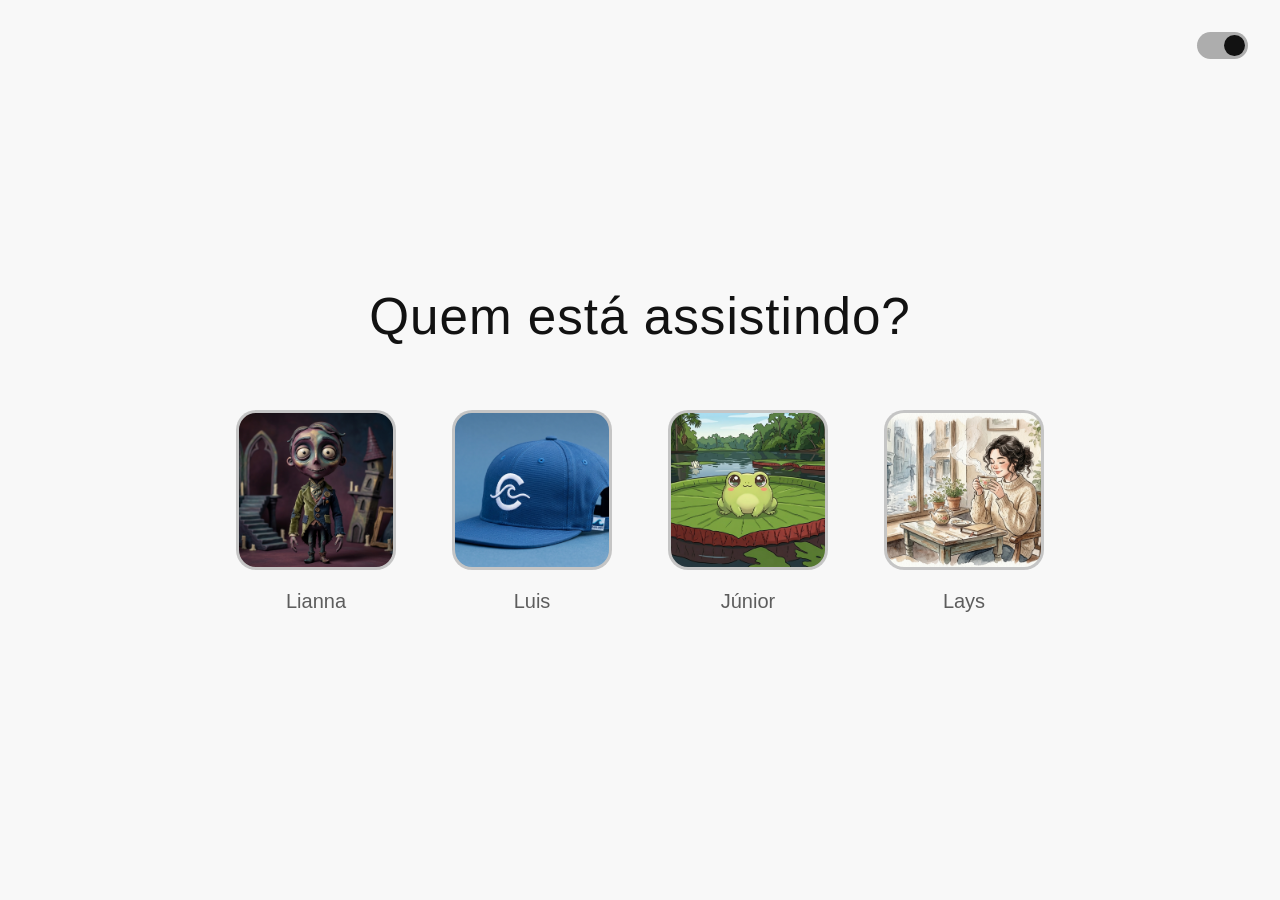
<file: index.html>
<!doctype html>
<html lang="pt-BR">
  <head>
    <meta charset="UTF-8" />
    <meta name="viewport" content="width=device-width, initial-scale=1.0" />
    <meta name="description" content="Selecione um perfil para assistir" />
    <title>Seleção de Perfil - Netflix Clone</title>
    <link rel="stylesheet" href="estilos.css" />
  </head>

  <body>
    <main>
      <header>
        <h1>Quem está assistindo?</h1>
        <div class="toggle-tema">
          <input type="checkbox" id="switch-tema" class="toggle-input" />
          <label for="switch-tema" class="toggle-label">
          </label>
        </div>
      </header>

      <nav aria-label="Seleção de perfis">
        <ul class="profiles">

          <li class="profile-item">
            <a href="catalogo/catalogo.html" class="profile-link">
              <div class="img-container">
                <img
                  src="./assets/perfil-1.png"
                  alt="Boneco gótico de barro em cenário sombrio"
                />
              </div>
              <span>Lianna</span>
            </a>
          </li>

          <li class="profile-item">
            <a href="catalogo/catalogo.html" class="profile-link">
              <div class="img-container">
                <img
                  src="./assets/perfil-2.png"
                  alt="Boné de aba reta azul com logo bordado"
                />
              </div>
              <span>Luis</span>
            </a>
          </li>

          <li class="profile-item">
            <a href="catalogo/catalogo.html" class="profile-link">
              <div class="img-container">
                <img
                  src="./assets/perfil-3.png"
                  alt="Sapinho verde sorridente com olhos grandes e brilhantes"
                />
              </div>
              <span>Júnior</span>
            </a>
          </li>

          <li class="profile-item">
            <a href="catalogo/catalogo.html" class="profile-link">
              <div class="img-container">
                <img
                  src="./assets/perfil-4.png"
                  alt="Jovem feliz tomando café"
                />
              </div>
              <span>Lays</span>
            </a>
          </li>
        </ul>
      </nav>
    </main>

    <script src="js/tema.js" defer></script>
    <script src="js/index.js" defer></script>

  </body>
</html>
</file>
<file: estilos.css>
/* --- VARIÁVEIS E TEMAS --- */
:root {
  /* Padrão Dark (Netflix Original) */
  --bg-main: #141414;
  --text-color: #808080;
  --highlight: #ffffff;
  --border-radius: 1.25rem;
  --toggle-bg: #404040;
  --shadow-color: rgba(255, 255, 255, 0.2);

  transition: background-color 0.3s ease;
}

/* Sobrescrita para Light Theme */
html.light-theme {
  --bg-main: #f8f8f8;
  --text-color: #5d5d5d;
  --highlight: #121212;
  --toggle-bg: #adadad;
  --shadow-color: rgba(0, 0, 0, 0.315);
}

/* --- RESET E BASE --- */
* {
  margin: 0;
  padding: 0;
  box-sizing: border-box;
}

body {
  background-color: var(--bg-main);
  color: var(--highlight);
  font-family: "Segoe UI", Roboto, Helvetica, Arial, sans-serif;
  min-height: 100vh;
  display: flex;
  align-items: center;
  justify-content: center;
  padding: 2rem;
  overflow-x: hidden;
  position: relative;
  /* Transição suave para o body e textos */
  transition:
    background-color 0.3s ease,
    color 0.3s ease;
}

main {
  width: 100%;
  max-width: 1400px;
  text-align: center;
}

h1 {
  font-size: clamp(1.8rem, 4vw, 3.5rem);
  font-weight: 400;
  margin-bottom: 4rem;
  letter-spacing: 1px;
  transition: color 0.3s ease;
}

/* --- TOGGLE SWITCH --- */
.toggle-tema {
  position: absolute;
  top: 2rem;
  right: 2rem;
  display: flex;
  align-items: center;
  z-index: 10;
}

.toggle-input {
  display: none;
}

.toggle-label {
  width: 3.2rem;
  height: 1.7rem;
  background: var(--toggle-bg);
  border-radius: 2rem;
  cursor: pointer;
  position: relative;
  display: block;
  transition: background 0.3s ease;
}

.toggle-label::after {
  content: "";
  position: absolute;
  width: 1.3rem;
  height: 1.3rem;
  background: var(--highlight);
  border-radius: 50%;
  top: 0.2rem;
  left: 0.2rem;
  transition:
    left 0.3s cubic-bezier(0.4, 0, 0.2, 1),
    background 0.3s ease;
}

.toggle-input:checked + .toggle-label::after {
  left: 1.7rem;
}

/* --- CONTAINER DE PERFIS --- */
.profiles {
  display: flex;
  flex-wrap: wrap;
  justify-content: center;
  gap: 3.5rem;
  list-style: none;
}

.profile-item {
  opacity: 0; /* Começa invisível para a animação de entrada */
  animation: profileFadeIn 0.6s ease forwards;
}

.profile-link {
  display: flex;
  flex-direction: column;
  align-items: center;
  text-decoration: none;
  color: var(--text-color);
  width: 10rem;
  /* Transição do conjunto todo */
  transition:
    transform 0.4s cubic-bezier(0.165, 0.84, 0.44, 1),
    color 0.3s ease;
}

.img-container {
  position: relative;
  width: 100%;
  aspect-ratio: 1 / 1;
  border-radius: var(--border-radius);
  overflow: hidden;
  border: 3px solid transparent;
  background: #9d9d9d8b;
  transition:
    border-color 0.3s ease,
    box-shadow 0.3s ease;
}

.img-container img {
  width: 100%;
  height: 100%;
  object-fit: cover;
  transition:
    filter 0.3s ease,
    transform 0.5s ease;
}

.profile-link span {
  margin-top: 1.2rem;
  font-size: 1.25rem;
  display: block;
}

/* --- INTERAÇÕES (HOVER/FOCUS) --- */
@media (hover: hover) {
  .profile-link:hover {
    transform: translateY(-15px);
    color: var(--highlight);
  }

  .profile-link:hover .img-container {
    border-color: var(--highlight);
    box-shadow: 0 10px 25px var(--shadow-color);
  }

  .profile-link:hover img {
    filter: brightness(1.2);
    transform: scale(1.08);
  }
}

/* --- TOQUE (MOBILE) --- */
@media (pointer: coarse) {
  .profile-link:active {
    transform: scale(0.92);
    transition: transform 0.1s;
  }

  .profile-link:active .img-container {
    border-color: var(--highlight);
    filter: brightness(0.8);
  }

  .profile-link:active span {
    color: var(--highlight);
  }
}

/* --- RESPONSIVIDADE --- */
@media (max-width: 768px) {
  .profiles {
    gap: 2rem;
  }
  .profile-link {
    width: 8rem;
  }
  h1 {
    margin-bottom: 2.5rem;
  }
  .toggle-tema {
    top: 1rem;
    right: 1rem;
  }
}

@media (min-width: 1900px) {
  .profiles {
    gap: 5rem;
  }
  .profile-link {
    width: 12rem;
  }
}

/* --- ANIMAÇÕES --- */
@keyframes profileFadeIn {
  from {
    opacity: 0;
    transform: translateY(20px);
  }
  to {
    opacity: 1;
    transform: translateY(0);
  }
}

.profile-item:nth-child(1) {
  animation-delay: 0.1s;
}
.profile-item:nth-child(2) {
  animation-delay: 0.2s;
}
.profile-item:nth-child(3) {
  animation-delay: 0.3s;
}
.profile-item:nth-child(4) {
  animation-delay: 0.4s;
}
</file>
